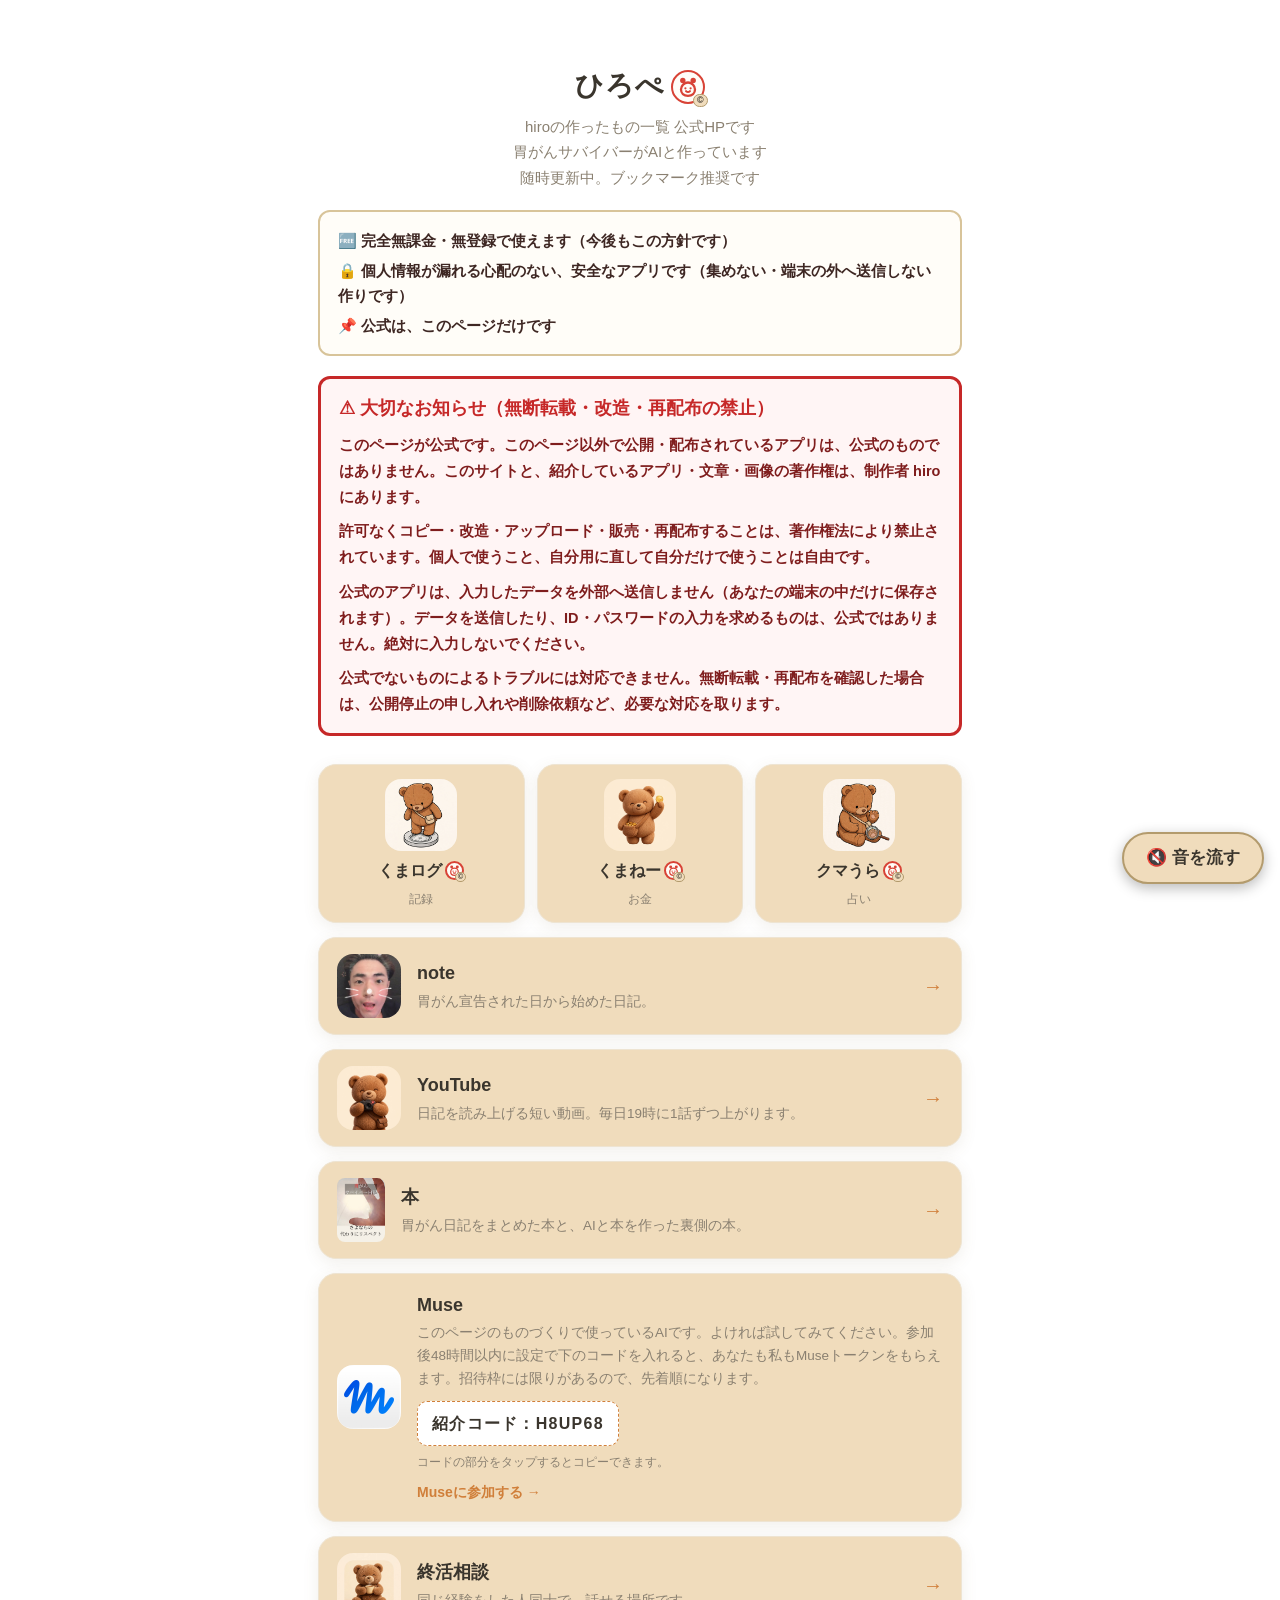
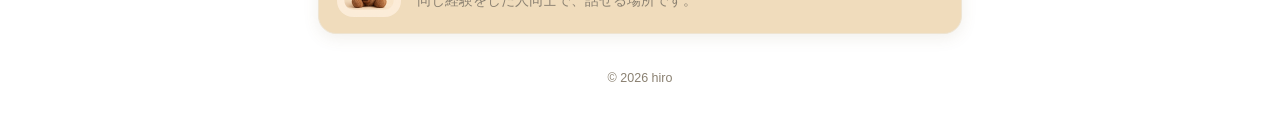
<file: index.html>
<!DOCTYPE html>
<html lang="ja">
<head>
<meta charset="UTF-8">
<meta name="viewport" content="width=device-width, initial-scale=1.0">
<title>ひろぺ | hiroの作ったもの 公式HP</title>
<meta name="description" content="hiroの作ったもの一覧の公式HP「ひろぺ」。胃がんサバイバー hiro が、AIと一緒にこつこつ作ったもの置き場。占いサイト、本、動画、日記、相談の窓口。">
<link rel="stylesheet" href="style.css">
<style>
/* 公式の注意喚起ボックス：ダークモードでも崩れないよう、背景色と文字色は固定値で指定 */
#official-notice {
  background: #fff5f5;
  border: 3px solid #c62828;
  border-radius: 12px;
  padding: 16px 18px;
  margin: 20px 0 8px;
}
#official-notice h2 {
  color: #c62828;
  font-size: 18px;
  font-weight: 800;
  margin: 0 0 10px;
  line-height: 1.5;
}
#official-notice p {
  color: #7f1d1d;
  font-size: 14.5px;
  font-weight: 700;
  line-height: 1.8;
  margin: 0 0 8px;
}
#official-notice p:last-child { margin-bottom: 0; }
@media (prefers-color-scheme: dark) {
  #official-notice { background: #fff5f5; border-color: #c62828; }
  #official-notice h2 { color: #c62828; }
  #official-notice p { color: #7f1d1d; }
}
/* ひろぺの約束（短い3行）：ダークモードでも崩れないよう、背景色と文字色は固定値で指定 */
#hirope-promise {
  background: #fffdf8;
  border: 2.5px solid #d8c49a;
  border-radius: 12px;
  padding: 12px 18px;
  margin: 16px 0 4px;
}
#hirope-promise p {
  color: #3e2723;
  font-size: 15px;
  font-weight: 700;
  line-height: 1.7;
  margin: 4px 0;
}
@media (prefers-color-scheme: dark) {
  #hirope-promise { background: #fffdf8; border-color: #d8c49a; }
  #hirope-promise p { color: #3e2723; }
}
/* くまま（クママーク）：クマうら・くまログと同じ丸バッジ。色は固定値 */
.hero h1 .bear-c {
  width: 34px; height: 34px; margin-left: 6px;
  border: 2.6px solid #d84336; border-radius: 50%;
  background: #fffdf8; color: #d84336;
  display: inline-grid; place-items: center;
  vertical-align: -4px;
}
.hero h1 .bear-c svg { width: 24px; height: 24px; display: block; }
@media (prefers-color-scheme: dark) {
  .hero h1 .bear-c { background: #fffdf8; color: #d84336; border-color: #d84336; }
}
/* くままバッジへの©添付：バッジ自体は編集せず、表示側で右下に小さな©ピルを重ねる。色は固定値 */
.bear-c { position: relative; }
.bear-c::after {
  content: "©";
  position: absolute;
  right: -5px;
  bottom: -5px;
  font-size: 9px;
  font-weight: 700;
  line-height: 1;
  color: #3A352D;
  background: #f0dcbc;
  border: 1px solid #b39b6d;
  border-radius: 999px;
  padding: 1px 2.5px;
  pointer-events: none;
}
.tile-name .bear-c::after {
  font-size: 7.5px;
  right: -4px;
  bottom: -4px;
  padding: 0.5px 2px;
}
@media (prefers-color-scheme: dark) {
  .bear-c::after { color: #3A352D; background: #f0dcbc; border-color: #b39b6d; }
}
/* BGMボタン（画面右下・固定）：ダークモードでも崩れないよう、背景色と文字色は固定値で指定 */
#bgm-toggle {
  position: fixed;
  right: 16px;
  bottom: calc(16px + env(safe-area-inset-bottom, 0px));
  z-index: 1000;
  min-height: 52px;
  padding: 12px 22px;
  background: #f0dcbc;
  color: #3A352D;
  border: 2.5px solid #b39b6d;
  border-radius: 999px;
  font-family: inherit;
  font-size: 17px;
  font-weight: 700;
  line-height: 1.3;
  box-shadow: 0 4px 14px rgba(0, 0, 0, 0.28);
  cursor: pointer;
  -webkit-tap-highlight-color: transparent;
}
#bgm-toggle:active { transform: translateY(1px); }
@media (prefers-color-scheme: dark) {
  #bgm-toggle { background: #f0dcbc; color: #3A352D; border-color: #b39b6d; }
}
</style>
</head>
<body>
<main class="wrap">

<header class="hero">

<h1>ひろぺ<span class="bear-c" role="img" aria-label="くまま"><svg viewBox="0 0 24 24" aria-hidden="true"><circle cx="6.8" cy="5.4" r="2.7" fill="currentColor"/><circle cx="17.2" cy="5.4" r="2.7" fill="currentColor"/><path d="M12 20.8c-4.3 0-7-2.6-7-6.2C5 10.7 8.1 7.5 12 7.5s7 3.2 7 7.1c0 3.6-2.7 6.2-7 6.2Z" fill="none" stroke="currentColor" stroke-width="2.3" stroke-linejoin="round"/><circle cx="9.4" cy="13.3" r="1.1" fill="currentColor"/><circle cx="14.6" cy="13.3" r="1.1" fill="currentColor"/><path d="M10.1 16.2c.6.5 1.2.8 1.9.8s1.3-.3 1.9-.8" fill="none" stroke="currentColor" stroke-width="2.1" stroke-linecap="round"/></svg></span></h1>
<p class="hero-sub">hiroの作ったもの一覧 公式HPです<br>胃がんサバイバーがAIと作っています<br>随時更新中。ブックマーク推奨です</p>
</header>

<section id="hirope-promise" aria-label="ひろぺの約束">
<p>🆓 完全無課金・無登録で使えます（今後もこの方針です）</p>
<p>🔒 個人情報が漏れる心配のない、安全なアプリです（集めない・端末の外へ送信しない作りです）</p>
<p>📌 公式は、このページだけです</p>
</section>

<section id="official-notice" aria-label="無断転載・再配布についての大切なお知らせ">
<h2>⚠ 大切なお知らせ（無断転載・改造・再配布の禁止）</h2>
<p>このページが公式です。このページ以外で公開・配布されているアプリは、公式のものではありません。このサイトと、紹介しているアプリ・文章・画像の著作権は、制作者 hiro にあります。</p>
<p>許可なくコピー・改造・アップロード・販売・再配布することは、著作権法により禁止されています。個人で使うこと、自分用に直して自分だけで使うことは自由です。</p>
<p>公式のアプリは、入力したデータを外部へ送信しません（あなたの端末の中だけに保存されます）。データを送信したり、ID・パスワードの入力を求めるものは、公式ではありません。絶対に入力しないでください。</p>
<p>公式でないものによるトラブルには対応できません。無断転載・再配布を確認した場合は、公開停止の申し入れや削除依頼など、必要な対応を取ります。</p>
</section>

<section class="list">

<div class="apps">
<a class="tile" href="https://anshinsyukatu.github.io/kumalog/">
<img src="img/kumalog-icon.png" alt="くまログのアイコン" width="72" height="72">
<span class="tile-name">くまログ<span class="bear-c" role="img" aria-label="くまま"><svg viewBox="0 0 24 24" aria-hidden="true"><circle cx="6.8" cy="5.4" r="2.7" fill="currentColor"/><circle cx="17.2" cy="5.4" r="2.7" fill="currentColor"/><path d="M12 20.8c-4.3 0-7-2.6-7-6.2C5 10.7 8.1 7.5 12 7.5s7 3.2 7 7.1c0 3.6-2.7 6.2-7 6.2Z" fill="none" stroke="currentColor" stroke-width="2.3" stroke-linejoin="round"/><circle cx="9.4" cy="13.3" r="1.1" fill="currentColor"/><circle cx="14.6" cy="13.3" r="1.1" fill="currentColor"/><path d="M10.1 16.2c.6.5 1.2.8 1.9.8s1.3-.3 1.9-.8" fill="none" stroke="currentColor" stroke-width="2.1" stroke-linecap="round"/></svg></span></span>
<span class="tile-cap">記録</span>
</a>
<a class="tile" href="https://anshinsyukatu.github.io/kumane/">
<img src="img/kumane-icon.png" alt="くまねーのアイコン" width="72" height="72">
<span class="tile-name">くまねー<span class="bear-c" role="img" aria-label="くまま"><svg viewBox="0 0 24 24" aria-hidden="true"><circle cx="6.8" cy="5.4" r="2.7" fill="currentColor"/><circle cx="17.2" cy="5.4" r="2.7" fill="currentColor"/><path d="M12 20.8c-4.3 0-7-2.6-7-6.2C5 10.7 8.1 7.5 12 7.5s7 3.2 7 7.1c0 3.6-2.7 6.2-7 6.2Z" fill="none" stroke="currentColor" stroke-width="2.3" stroke-linejoin="round"/><circle cx="9.4" cy="13.3" r="1.1" fill="currentColor"/><circle cx="14.6" cy="13.3" r="1.1" fill="currentColor"/><path d="M10.1 16.2c.6.5 1.2.8 1.9.8s1.3-.3 1.9-.8" fill="none" stroke="currentColor" stroke-width="2.1" stroke-linecap="round"/></svg></span></span>
<span class="tile-cap">お金</span>
</a>
<a class="tile" href="https://anshinsyukatu.github.io/kumaura/">
<img src="img/kumaura-icon.png" alt="クマうらのアイコン" width="72" height="72">
<span class="tile-name">クマうら<span class="bear-c" role="img" aria-label="くまま"><svg viewBox="0 0 24 24" aria-hidden="true"><circle cx="6.8" cy="5.4" r="2.7" fill="currentColor"/><circle cx="17.2" cy="5.4" r="2.7" fill="currentColor"/><path d="M12 20.8c-4.3 0-7-2.6-7-6.2C5 10.7 8.1 7.5 12 7.5s7 3.2 7 7.1c0 3.6-2.7 6.2-7 6.2Z" fill="none" stroke="currentColor" stroke-width="2.3" stroke-linejoin="round"/><circle cx="9.4" cy="13.3" r="1.1" fill="currentColor"/><circle cx="14.6" cy="13.3" r="1.1" fill="currentColor"/><path d="M10.1 16.2c.6.5 1.2.8 1.9.8s1.3-.3 1.9-.8" fill="none" stroke="currentColor" stroke-width="2.1" stroke-linecap="round"/></svg></span></span>
<span class="tile-cap">占い</span>
</a>
</div>

<a class="card" href="https://note.com/hiro_s1220">
<img class="card-img" src="img/profile.jpg" alt="hiroの顔写真" width="64" height="64">
<div class="card-body">
<h2>note</h2>
<p>胃がん宣告された日から始めた日記。</p>
</div>
<span class="card-go">→</span>
</a>

<a class="card" href="https://www.youtube.com/@anshin.syukatuhiro">
<img class="card-img" src="img/youtube-icon.png" alt="YouTubeのアイコン" width="64" height="64">
<div class="card-body">
<h2>YouTube</h2>
<p>日記を読み上げる短い動画。毎日19時に1話ずつ上がります。</p>
</div>
<span class="card-go">→</span>
</a>

<a class="card" href="https://anshinsyukatu.github.io/survivor-diary/">
<img class="card-img book-cover" src="img/book-cover.jpg" alt="本『胃がんサバイバー日記』の表紙" width="48" height="64">
<div class="card-body">
<h2>本</h2>
<p>胃がん日記をまとめた本と、AIと本を作った裏側の本。</p>
</div>
<span class="card-go">→</span>
</a>

<a class="card card-invite" href="https://muse.ai/join">
<img class="card-img" src="img/muse-icon.png" alt="Museの公式アイコン" width="64" height="64">
<div class="card-body">
<h2>Muse</h2>
<p>このページのものづくりで使っているAIです。よければ試してみてください。参加後48時間以内に設定で下のコードを入れると、あなたも私もMuseトークンをもらえます。招待枠には限りがあるので、先着順になります。</p>
<span class="invite-code" id="copyCode" role="button" tabindex="0" aria-label="紹介コード H8UP68 をコピーする">紹介コード：H8UP68</span>
<p class="invite-note" id="copyNote">コードの部分をタップするとコピーできます。</p>
<span class="invite-join">Museに参加する →</span>
</div>
</a>

<a class="card" href="https://anshinsyukatu.github.io/syukatsu-soudan/">
<img class="card-img" src="img/soudan-icon.png" alt="終活相談のアイコン" width="64" height="64">
<div class="card-body">
<h2>終活相談</h2>
<p>同じ経験をした人同士で、話せる場所です。</p>
</div>
<span class="card-go">→</span>
</a>

</section>

<footer class="foot">© 2026 hiro</footer>

<script>
document.getElementById('copyCode').addEventListener('click', function (e) {
  e.preventDefault();
  e.stopPropagation();
  var note = document.getElementById('copyNote');
  function done() { note.textContent = 'コード「H8UP68」をコピーしました。'; }
  if (navigator.clipboard && navigator.clipboard.writeText) {
    navigator.clipboard.writeText('H8UP68').then(done).catch(function () { note.textContent = '長押しで「H8UP68」をコピーしてください。'; });
  } else {
    note.textContent = '長押しで「H8UP68」をコピーしてください。';
  }
});
</script>
<script src="bgm.js"></script>



</main>
</body>
</html>
</file>
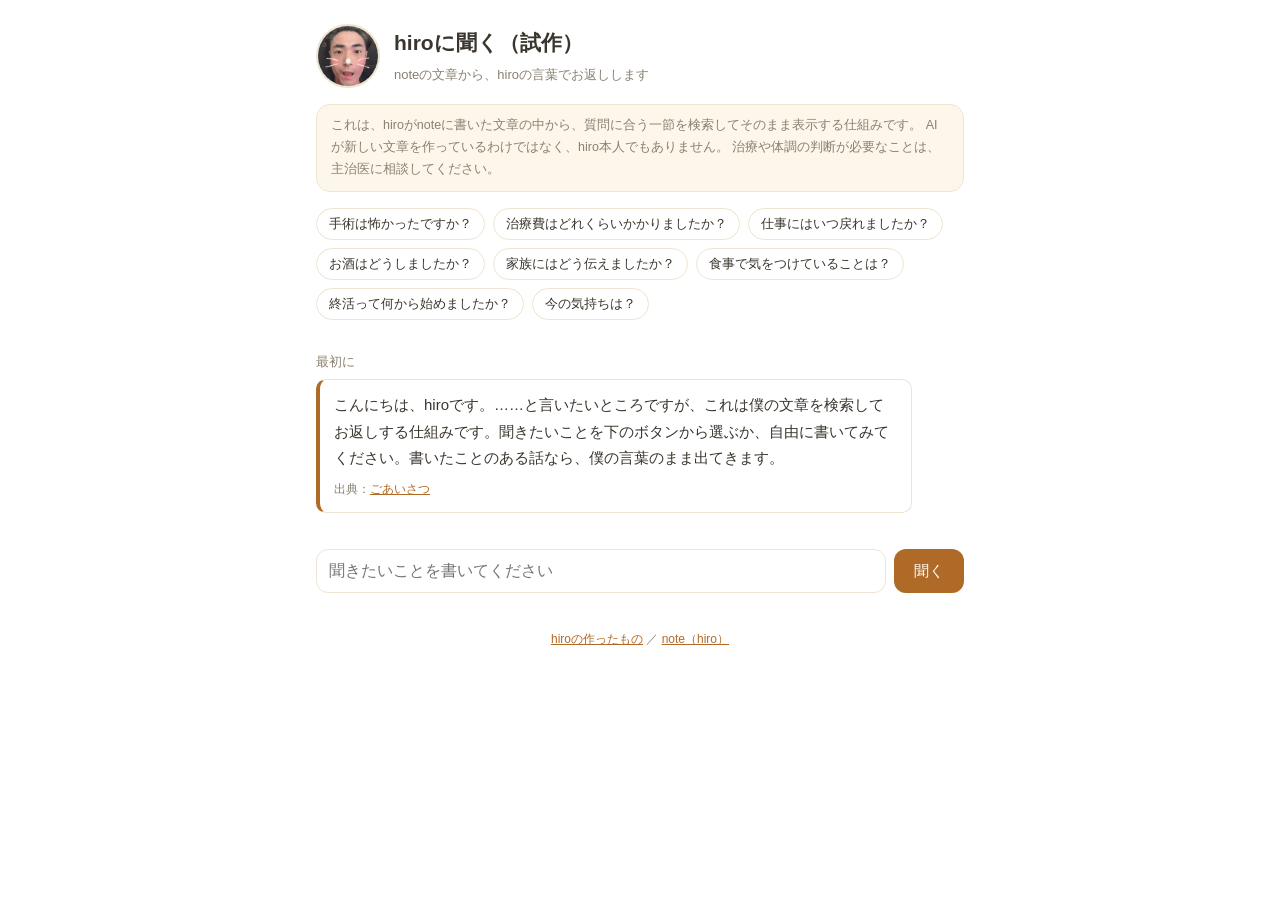
<file: chat.html>
<!DOCTYPE html>
<html lang="ja">
<head>
<meta charset="UTF-8">
<meta name="viewport" content="width=device-width, initial-scale=1.0">
<title>hiroに聞く（試作）| hiroの作ったもの</title>
<meta name="description" content="胃がんサバイバー hiro が note に書いた文章の中から、質問に合う一節をそのままお返しする検索型チャット（試作）。">
<style>
:root{
  --bg:#ffffff; --ink:#3a352d; --sub:#8a8071; --line:#eee4d2;
  --card:#f0dcbc; --accent:#b06a28; --bubble:#fdf6ea;
}
*{box-sizing:border-box}
body{margin:0;background:var(--bg);color:var(--ink);
  font-family:"Hiragino Kaku Gothic ProN","Hiragino Sans","Noto Sans JP",sans-serif;line-height:1.75}
.wrap{max-width:680px;margin:0 auto;padding:24px 16px 40px}
.head{display:flex;gap:14px;align-items:center}
.head img{width:64px;height:64px;border-radius:50%;object-fit:cover;border:2px solid var(--line)}
.head h1{font-size:21px;margin:0}
.head p{margin:2px 0 0;color:var(--sub);font-size:13px}
.note-box{background:var(--bubble);border:1px solid var(--line);border-radius:14px;
  padding:10px 14px;font-size:12.5px;color:var(--sub);margin:16px 0}
.chips{display:flex;flex-wrap:wrap;gap:8px;margin:14px 0}
.chip{border:1px solid var(--line);background:#fff;border-radius:999px;
  padding:6px 12px;font-size:13px;cursor:pointer;color:var(--ink)}
.chip:hover{background:var(--bubble)}
.log{display:flex;flex-direction:column;gap:14px;margin:18px 0}
.msg-q{align-self:flex-end;background:var(--card);border-radius:16px 16px 4px 16px;
  padding:10px 14px;max-width:85%;font-size:15px;white-space:pre-wrap}
.msg-a{align-self:flex-start;max-width:92%;font-size:15px}
.msg-a .intro{color:var(--sub);font-size:13px;margin-bottom:6px}
.quote{background:#fff;border:1px solid var(--line);border-left:4px solid var(--accent);
  border-radius:10px;padding:12px 14px;margin:0 0 8px;white-space:pre-wrap}
.quote .src{display:block;margin-top:8px;font-size:12px;color:var(--sub)}
.quote .src a{color:var(--accent)}
.form{display:flex;gap:8px;position:sticky;bottom:0;background:var(--bg);padding:10px 0}
.form input{flex:1;border:1px solid var(--line);border-radius:12px;padding:12px;font-size:16px}
.form button{border:none;background:var(--accent);color:#fff;border-radius:12px;
  padding:0 20px;font-size:15px;cursor:pointer}
.foot{color:var(--sub);font-size:12px;text-align:center;margin-top:26px}
.foot a{color:var(--accent)}
</style>
</head>
<body>
<main class="wrap">
  <div class="head">
    <img src="img/profile.jpg" alt="hiroの顔写真">
    <div>
      <h1>hiroに聞く（試作）</h1>
      <p>noteの文章から、hiroの言葉でお返しします</p>
    </div>
  </div>

  <div class="note-box">
    これは、hiroがnoteに書いた文章の中から、質問に合う一節を検索してそのまま表示する仕組みです。
    AIが新しい文章を作っているわけではなく、hiro本人でもありません。
    治療や体調の判断が必要なことは、主治医に相談してください。
  </div>

  <div class="chips" id="chips"></div>
  <div class="log" id="log"></div>

  <form class="form" id="form">
    <input id="input" type="text" placeholder="聞きたいことを書いてください" autocomplete="off">
    <button type="submit">聞く</button>
  </form>

  <p class="foot"><a href="https://anshinsyukatu.github.io/works/">hiroの作ったもの</a> ／ <a href="https://note.com/hiro_s1220">note（hiro）</a></p>
</main>

<script>
const STARTERS = [
  '手術は怖かったですか？',
  '治療費はどれくらいかかりましたか？',
  '仕事にはいつ戻れましたか？',
  'お酒はどうしましたか？',
  '家族にはどう伝えましたか？',
  '食事で気をつけていることは？',
  '終活って何から始めましたか？',
  '今の気持ちは？'
];

let DOCS = [];   // {title, url, text}
let IDF = {};    // bigram -> weight

const FUNC = ['について','でしょうか','ましたか','ですか','ますか','ください','ほしい','どう','どれくらい','どのくらい','いつ','何を','して','いる','ある','なる','こと','もの','ため','よう','は','が','を','に','の','へ','と','や','も','か','ね','よ','で','す','し','た','て'];
function cleanQuery(q){
  let t = (q||'').replace(/[\s。、・「」『』（）()!?！？:：;；,.\"'〜~]/g,'');
  for(const f of FUNC) t = t.split(f).join('');
  return t;
}
function bigrams(s){
  const t = (s||'').replace(/[\s。、・「」『』（）()!?！？:：;；,.\"'〜~\-ー]/g,'').toLowerCase();
  const out = [];
  for(let i=0;i<t.length-1;i++) out.push(t.slice(i,i+2));
  return out;
}

async function load(){
  const res = await fetch('corpus.json');
  const data = await res.json();
  const df = {};
  for(const a of data.articles){
    for(const p of a.passages){
      DOCS.push({title:a.title, url:a.url, text:p});
    }
  }
  for(const d of DOCS){
    const seen = new Set(bigrams(d.title + d.text));
    for(const b of seen) df[b] = (df[b]||0)+1;
  }
  const N = DOCS.length;
  for(const b in df) IDF[b] = Math.log(1 + N/(1+df[b]));
  const chips = document.getElementById('chips');
  for(const q of STARTERS){
    const el = document.createElement('button');
    el.className='chip'; el.type='button'; el.textContent=q;
    el.onclick=()=>ask(q);
    chips.appendChild(el);
  }
  addAnswer(null, [{text:'こんにちは、hiroです。……と言いたいところですが、これは僕の文章を検索してお返しする仕組みです。聞きたいことを下のボタンから選ぶか、自由に書いてみてください。書いたことのある話なら、僕の言葉のまま出てきます。', title:'ごあいさつ', url:'https://note.com/hiro_s1220'}], '最初に');
}

function score(qb, d){
  let s = 0;
  const text = d.text, title = d.title;
  for(const b of qb){
    const w = IDF[b]; if(!w) continue;
    let c = 0, i = text.indexOf(b);
    while(i !== -1){ c++; i = text.indexOf(b, i+1); if(c>=2) break; }
    s += w * c;
    if(title.includes(b)) s += w * 1.5;
  }
  // 長い文章が有利になりすぎないよう、長さで割り引く
  return s / (0.6 + Math.sqrt(text.length/120));
}

function search(q){
  const qb = [...new Set(bigrams(cleanQuery(q)))];
  if(!qb.length) return [];
  const scored = DOCS.map(d=>({d, s:score(qb, d)})).filter(x=>x.s>0)
    .sort((a,b)=>b.s-a.s);
  if(!scored.length) return [];
  const top = scored[0].s;
  // 上位でも弱い一致は「見つからなかった」扱い
  if(top < 1.2) return [];
  const picked = [];
  const usedTitles = new Set();
  for(const x of scored){
    if(picked.length>=2) break;
    if(x.s < top*0.5) break;
    if(usedTitles.has(x.d.title) && picked.length) continue;
    usedTitles.add(x.d.title);
    picked.push(x.d);
  }
  return picked;
}

function esc(s){ return s.replace(/&/g,'&amp;').replace(/</g,'&lt;').replace(/>/g,'&gt;'); }

function addQuestion(q){
  const log = document.getElementById('log');
  const div = document.createElement('div');
  div.className='msg-q'; div.textContent=q;
  log.appendChild(div);
}

function addAnswer(q, hits, introOverride){
  const log = document.getElementById('log');
  const div = document.createElement('div');
  div.className='msg-a';
  if(!hits.length){
    div.innerHTML = '<p class="intro">すみません</p>' +
      '<div class="quote">そのことは、まだ文章に書いていないみたいです。別の言い方で聞いてもらうか、<a href="https://note.com/hiro_s1220" target="_blank" rel="noopener">note</a>をのぞいてみてください。</div>';
  } else {
    const intro = introOverride || 'そのことについては、こんなふうに書いています。';
    let html = '<p class="intro">'+esc(intro)+'</p>';
    for(const h of hits){
      html += '<div class="quote">'+esc(h.text)+
        '<span class="src">出典：<a href="'+h.url+'" target="_blank" rel="noopener">'+esc(h.title)+'</a></span></div>';
    }
    div.innerHTML = html;
  }
  log.appendChild(div);
  div.scrollIntoView({behavior:'smooth', block:'end'});
}

function ask(q){
  q = (q||'').trim();
  if(!q) return;
  addQuestion(q);
  addAnswer(q, search(q));
  document.getElementById('input').value='';
}

document.getElementById('form').addEventListener('submit', e=>{
  e.preventDefault();
  ask(document.getElementById('input').value);
});

load().catch(()=>{
  addAnswer(null, [], '');
  document.querySelector('.msg-a .quote').textContent = '文章の読み込みに失敗しました。ページを開き直してみてください。';
});
</script>
</body>
</html>
</file>
<file: style.css>
:root {
  --bg: #ffffff;
  --card: #f0dcbc;
  --ink: #3a352d;
  --sub: #8a8071;
  --line: #eee4d2;
  --accent: #d07f3a;
  --art: #f2c894;
  --art2: #b9d2ac;
  --shadow: 0 4px 16px rgba(120, 95, 55, 0.10);
}

* { box-sizing: border-box; }
body {
  margin: 0;
  background: var(--bg);
  color: var(--ink);
  font-family: "Hiragino Kaku Gothic ProN", "Hiragino Sans", "Noto Sans JP", sans-serif;
  line-height: 1.7;
}
.wrap { max-width: 680px; margin: 0 auto; padding: 32px 18px 48px; }

.hero { text-align: center; padding: 18px 0 4px; }
.hero-photo {
  width: 96px; height: 96px;
  border-radius: 50%;
  object-fit: cover;
  border: 3px solid var(--line);
}
.hero h1 { font-size: 28px; margin: 12px 0 4px; letter-spacing: 0.04em; }
.hero-sub { color: var(--sub); font-size: 15px; margin: 0; }

.list { display: flex; flex-direction: column; gap: 14px; margin-top: 28px; }
.card {
  background: var(--card);
  border: 1px solid var(--line);
  border-radius: 18px;
  padding: 16px 18px;
  text-decoration: none;
  color: var(--ink);
  box-shadow: var(--shadow);
  display: flex;
  flex-direction: row;
  align-items: center;
  gap: 16px;
  transition: transform 0.15s ease;
}
.card:hover, .card:focus-visible { transform: translateY(-2px); }
.card-img { border-radius: 16px; flex: none; }
.book-cover { width: 48px; height: 64px; object-fit: cover; object-position: center top; border-radius: 8px; }
.card-art { flex: none; display: flex; }
.card-art .art-body { fill: var(--art); }
.card-art .art-body2 { fill: var(--art2); }
.card-art .art-dot { fill: var(--card); }
.card-body { flex: 1; min-width: 0; }
.card-body h2 { font-size: 18px; margin: 0 0 2px; }
.card-body p { color: var(--sub); font-size: 13.5px; margin: 0; }
.card-go { color: var(--accent); font-size: 20px; font-weight: 700; flex: none; }

.card-invite { cursor: default; }
.card-invite:hover { transform: none; }
.invite-code {
  display: inline-block;
  margin-top: 10px;
  padding: 8px 14px;
  background: #ffffff;
  border: 1px dashed var(--accent);
  border-radius: 10px;
  color: var(--ink);
  font-size: 16px;
  font-weight: 700;
  letter-spacing: 0.08em;
  font-family: inherit;
  cursor: pointer;
  user-select: all;
  -webkit-user-select: all;
}
.invite-note { margin-top: 6px !important; font-size: 12px !important; }
.invite-join {
  display: inline-block;
  margin-top: 8px;
  color: var(--accent);
  font-size: 14px;
  font-weight: 700;
  text-decoration: none;
}
.invite-join:hover, .invite-join:focus-visible { text-decoration: underline; }

.foot { text-align: center; margin-top: 34px; color: var(--sub); font-size: 12.5px; }

/* アプリのタイル（縦長対策）：3つ横並び。色は固定値で指定 */
.apps { display: grid; grid-template-columns: repeat(3, 1fr); gap: 12px; }
.tile {
  background: #f0dcbc;
  border: 1px solid #eee4d2;
  border-radius: 18px;
  padding: 14px 6px 12px;
  text-decoration: none;
  color: #3a352d;
  box-shadow: var(--shadow);
  display: flex;
  flex-direction: column;
  align-items: center;
  gap: 6px;
}
.tile img { width: 72px; height: 72px; border-radius: 16px; }
.tile-name { font-size: 16px; font-weight: 700; display: inline-flex; align-items: center; }
.tile-cap { font-size: 11.5px; color: #8a8071; }
.tile-name .bear-c {
  width: 19px; height: 19px; margin-left: 3px;
  border: 2px solid #d84336; border-radius: 50%;
  background: #fffdf8; color: #d84336;
  display: inline-grid; place-items: center;
}
.tile-name .bear-c svg { width: 13px; height: 13px; display: block; }

/* ダークモードでも配色を変えない（白背景＋くまカラーで固定） */
:root { color-scheme: light; }
@media (prefers-color-scheme: dark) {
  :root {
    --bg: #ffffff;
    --card: #f0dcbc;
    --ink: #3a352d;
    --sub: #8a8071;
    --line: #eee4d2;
    --accent: #d07f3a;
    --art: #f2c894;
    --art2: #b9d2ac;
  }
  body { background: #ffffff; color: #3a352d; }
  .card { background: #f0dcbc; color: #3a352d; }
  .tile { background: #f0dcbc; color: #3a352d; }
  .tile-cap { color: #8a8071; }
  .foot { color: #8a8071; }
  .tile-name .bear-c { background: #fffdf8; color: #d84336; border-color: #d84336; }
}
</file>
